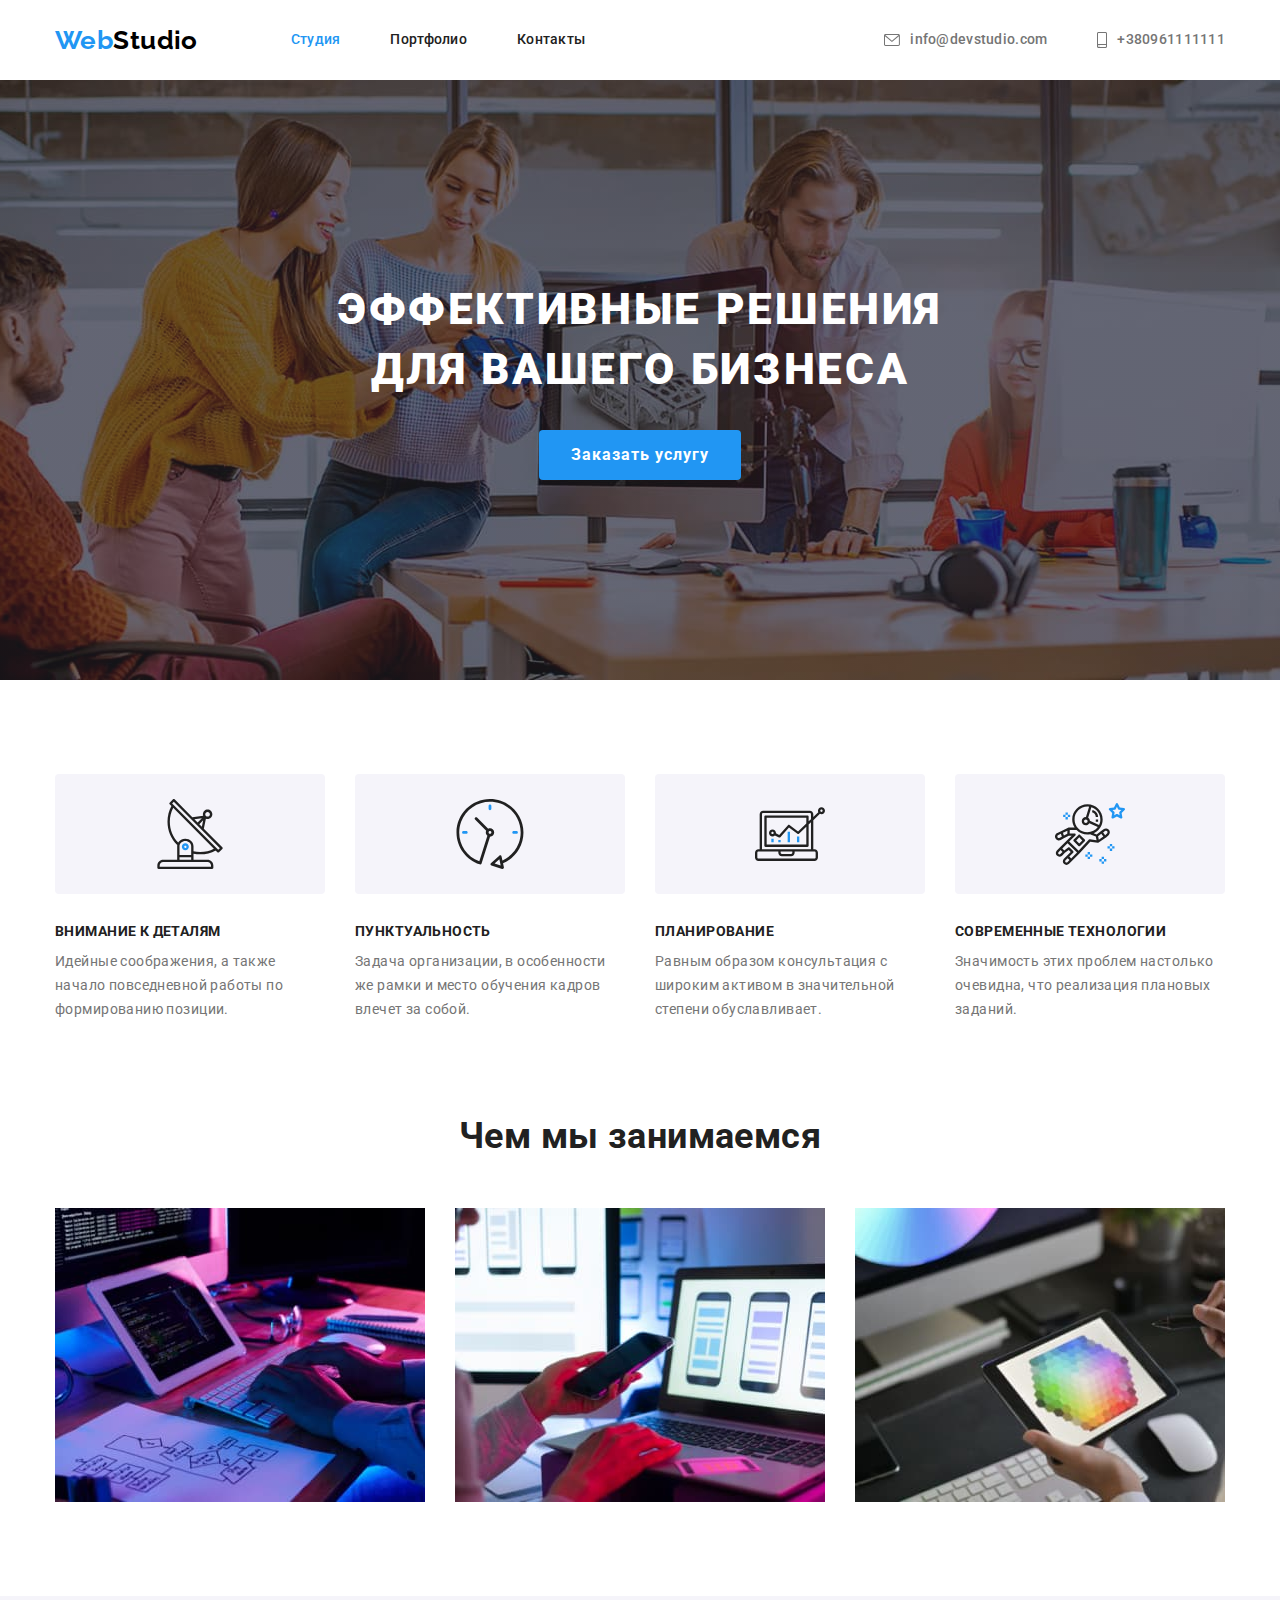
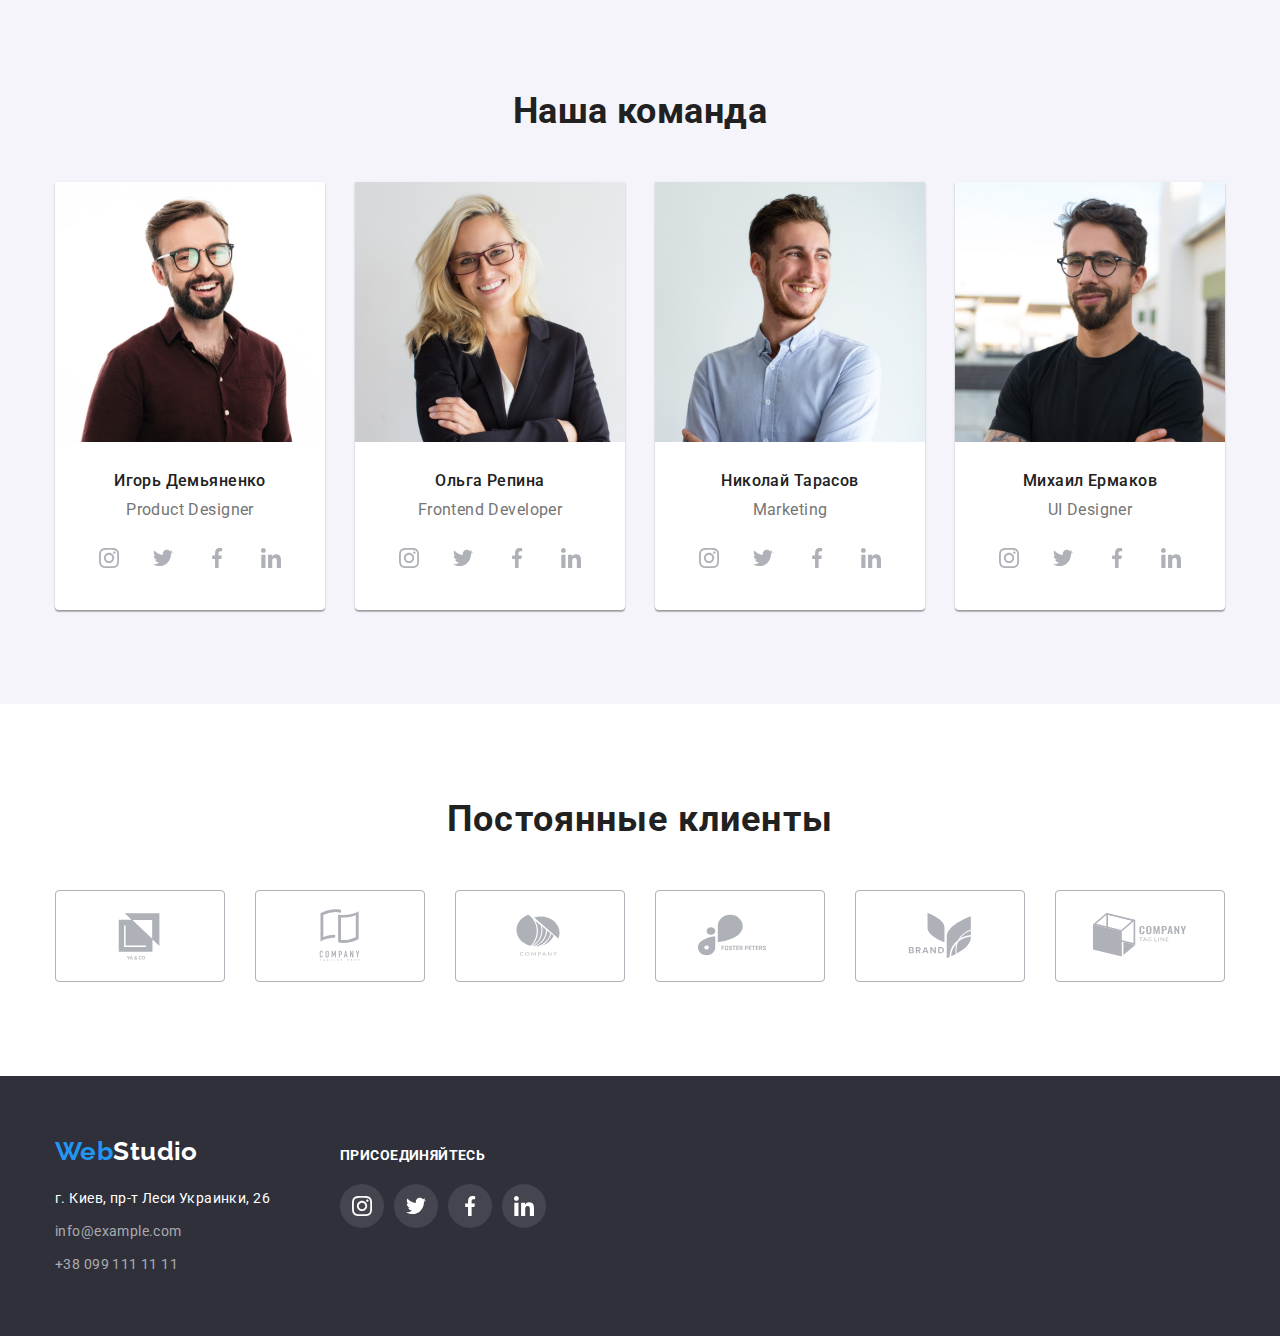
<file: index.html>
<!DOCTYPE html>
<html lang="ru">

<head>
  <meta charset="UTF-8" />
  <meta http-equiv="X-UA-Compatible" content="IE=edge" />
  <meta name="viewport" content="width=device-width, initial-scale=1.0" />
  <title>Document</title>
  <link rel="stylesheet"
    href="https://cdnjs.cloudflare.com/ajax/libs/modern-normalize/1.0.0/modern-normalize.min.css" />
  <link rel="stylesheet" href="./styles/styles.css" />
  <link rel="preconnect" href="https://fonts.googleapis.com" />
  <link rel="preconnect" href="https://fonts.gstatic.com" crossorigin />
  <link href="https://fonts.googleapis.com/css2?family=Raleway:wght@700&family=Roboto:wght@400;500;700;900&display=swap"
    rel="stylesheet" />
</head>

<body>
  <header>
    <div class="container flex">
      <nav class="main-nav">
        <a class="logo-accent logo link logo-top" href="./index.html">Web<span class="logo link logo-top">Studio</span>
        </a>
        <ul class="list site-nav">
          <li class="item"><a href="./index.html" class="nav-link link current">Студия</a></li>
          <li class="item"><a href="./portfolio.html" class="nav-link link">Портфолио</a></li>
          <li class="item"><a href="./index.html" class="nav-link link">Контакты</a></li>
        </ul>
      </nav>
      <ul class="list contacts">
        <li class="item"><a href="mailto:info@devstudio.com" class="nav-contact link"> <svg width="16" height="12"
              class="icon-header">
              <use href="./images/symbol-defs.svg#icon-envelope"></use>
            </svg>info@devstudio.com</a></li>
        <li class="item"><a href="tel:+380961111111" class="nav-contact link"> <svg width="10" height="16"
              class="icon-header">
              <use href="./images/symbol-defs.svg#icon-smartphone"></use>
            </svg>+380961111111</a></li>
      </ul>
    </div>
  </header>
  <main>
    <section class="hero">
      <div class="container">
        <h1 class="hero-title">Эффективные решения для вашего бизнеса</h1>
        <button type="button" class="hero-btn btn">Заказать услугу</button>
      </div>
    </section>
    <section class="features section">
      <div class="container">
        <h2 class="visually-hidden">Наши преимущества</h2>
        <ul class="list features-list">
          <li class="features-item">
            <div class="features-icon">
              <svg width="70" height="70">
                <use href="./images/symbol-defs.svg#icon-antenna">
                </use>
              </svg>
            </div>
            <h3 class="features-title">Внимание к деталям</h3>
            <p class="features-text">
              Идейные соображения, а также начало повседневной работы по
              формированию позиции.
            </p>
          </li>
          <li class="features-item">
            <div class="features-icon">
              <svg width="70" height="70">
                <use href="./images/symbol-defs.svg#icon-clock">
                </use>
              </svg>
            </div>
            <h3 class="features-title">Пунктуальность</h3>
            <p class="features-text">
              Задача организации, в особенности же рамки и место обучения кадров
              влечет за собой.
            </p>
          </li>
          <li class="features-item">
            <div class="features-icon">
              <svg width="70" height="70">
                <use href="./images/symbol-defs.svg#icon-diagram">
                </use>
              </svg>
            </div>
            <h3 class="features-title">Планирование</h3>
            <p class="features-text">
              Равным образом консультация с широким активом в значительной степени
              обуславливает.
            </p>
          </li>
          <li class="features-item">
            <div class="features-icon">
              <svg width="70" height="70">
                <use href="./images/symbol-defs.svg#icon-astronaut">
                </use>
              </svg>
            </div>
            <h3 class="features-title">Современные технологии</h3>
            <p class="features-text">
              Значимость этих проблем настолько очевидна, что реализация плановых
              заданий.
            </p>
          </li>
        </ul>
      </div>
    </section>
    <section class="activities">
      <div class="container">
        <h2 class="activities-title">Чем мы занимаемся</h2>
        <ul class="list activities-list">
          <li class="activities-item">
            <img src="./images/img-1.jpg" alt="Верстка и дизайн" width="370" class="activities-img" />
          </li>
          <li class="activities-item"><img src="./images/img-2.jpg" alt="Мобильная разработка" width="370"
              class="activities-img" /></li>
          <li class="activities-item"><img src="./images/img-3.jpg" alt="Цветовая палитра на планшете" width="370"
              class="activities-img" />
          </li>
        </ul>
      </div>
    </section>
    <section class="team section">
      <div class="container">
        <h2 class="team-title">Наша команда</h2>
        <ul class="list team-list">
          <li class="team-item"><img src="./images/man1.jpg" alt="Игорь Демьяненко" width="270" />
            <div class="team-desc">
              <h3 class="team-member">Игорь Демьяненко</h3>
              <p lang="en" class="team-text">Product Designer</p>
              <ul class="team-soc-list list">
                <li class="team-soc-icon">
                  <a href="" class="team-soc-link"><svg class="icon-team" width="20" height="20">
                      <use href="./images/symbol-defs.svg#icon-instagram"></use>
                    </svg></a>
                </li>
                <li class="team-soc-icon">
                  <a href="" class="team-soc-link"><svg class="icon-team" width="20" height="20">
                      <use href="./images/symbol-defs.svg#icon-twitter"></use>
                    </svg></a>
                </li>
                <li class="team-soc-icon">
                  <a href="" class="team-soc-link"><svg class="icon-team" width="20" height="20">
                      <use href="./images/symbol-defs.svg#icon-facebook"></use>
                    </svg></a>
                </li>
                <li class="team-soc-icon">
                  <a href="" class="team-soc-link"><svg class="icon-team" width="20" height="20">
                      <use href="./images/symbol-defs.svg#icon-linkedin"></use>
                    </svg></a>
              </ul>
            </div>
          </li>
          <li class="team-item"><img src="./images/woman.jpg" alt="Ольга Репина" width="270" />
            <div class="team-desc">
              <h3 class="team-member">Ольга Репина</h3>
              <p lang="en" class="team-text">Frontend Developer</p>
              <ul class="team-soc-list list">
                <li class="team-soc-icon">
                  <a href="" class="team-soc-link"><svg class="icon-team" width="20" height="20">
                      <use href="./images/symbol-defs.svg#icon-instagram"></use>
                    </svg></a>
                </li>
                <li class="team-soc-icon">
                  <a href="" class="team-soc-link"><svg class="icon-team" width="20" height="20">
                      <use href="./images/symbol-defs.svg#icon-twitter"></use>
                    </svg></a>
                </li>
                <li class="team-soc-icon">
                  <a href="" class="team-soc-link"><svg class="icon-team" width="20" height="20">
                      <use href="./images/symbol-defs.svg#icon-facebook"></use>
                    </svg></a>
                </li>
                <li class="team-soc-icon">
                  <a href="" class="team-soc-link"><svg class="icon-team" width="20" height="20">
                      <use href="./images/symbol-defs.svg#icon-linkedin"></use>
                    </svg></a>
              </ul>
            </div>
          </li>
          <li class="team-item"><img src="./images/man2.jpg" alt="Николай Тарасов" width="270" />
            <div class="team-desc">
              <h3 class="team-member">Николай Тарасов</h3>
              <p lang="en" class="team-text">Marketing</p>
              <ul class="team-soc-list list">
                <li class="team-soc-icon">
                  <a href="" class="team-soc-link"><svg class="icon-team" width="20" height="20">
                      <use href="./images/symbol-defs.svg#icon-instagram"></use>
                    </svg></a>
                </li>
                <li class="team-soc-icon">
                  <a href="" class="team-soc-link"><svg class="icon-team" width="20" height="20">
                      <use href="./images/symbol-defs.svg#icon-twitter"></use>
                    </svg></a>
                </li>
                <li class="team-soc-icon">
                  <a href="" class="team-soc-link"><svg class="icon-team" width="20" height="20">
                      <use href="./images/symbol-defs.svg#icon-facebook"></use>
                    </svg></a>
                </li>
                <li class="team-soc-icon">
                  <a href="" class="team-soc-link"><svg class="icon-team" width="20" height="20">
                      <use href="./images/symbol-defs.svg#icon-linkedin"></use>
                    </svg></a>
              </ul>
            </div>
          </li>
          <li class="team-item"><img src="./images/man3.jpg" alt="Михаил Ермаков" width="270" />
            <div class="team-desc">
              <h3 class="team-member">Михаил Ермаков</h3>
              <p lang="en" class="team-text">UI Designer</p>
              <ul class="team-soc-list list">
                <li class="team-soc-icon">
                  <a href="" class="team-soc-link"><svg class="icon-team" width="20" height="20">
                      <use href="./images/symbol-defs.svg#icon-instagram"></use>
                    </svg></a>
                </li>
                <li class="team-soc-icon">
                  <a href="" class="team-soc-link"><svg class="icon-team" width="20" height="20">
                      <use href="./images/symbol-defs.svg#icon-twitter"></use>
                    </svg></a>
                </li>
                <li class="team-soc-icon">
                  <a href="" class="team-soc-link"><svg class="icon-team" width="20" height="20">
                      <use href="./images/symbol-defs.svg#icon-facebook"></use>
                    </svg></a>
                </li>
                <li class="team-soc-icon">
                  <a href="" class="team-soc-link"><svg class="icon-team" width="20" height="20">
                      <use href="./images/symbol-defs.svg#icon-linkedin"></use>
                    </svg></a>
              </ul>
            </div>
      </div>
      </li>
      </ul>
      </div>
    </section>
    <section class="section-clients">
      <div class="container clients">
        <h2 class="clients-title">Постоянные клиенты</h2>
        <ul class="clients-list list">
          <li class="clients-item"><a href="" class="clients-link-icon"><svg class="icon-clients" width="106px"
                height="60px">
                <use href="./images/symbol-defs.svg#icon-logo-1"></use>
              </svg></a></li>
          <li class="clients-item"><a href="" class="clients-link-icon"><svg class="icon-clients" width="106px"
                height="60px">
                <use href="./images/symbol-defs.svg#icon-logo-2"></use>
              </svg></a></li>
          <li class="clients-item"><a href="" class="clients-link-icon"><svg class="icon-clients" width="106px"
                height="60px">
                <use href="./images/symbol-defs.svg#icon-logo-3"></use>
              </svg></a></li>
          <li class="clients-item"><a href="" class="clients-link-icon"><svg class="icon-clients" width="106px"
                height="60px">
                <use href="./images/symbol-defs.svg#icon-logo-4"></use>
              </svg></a></li>
          <li class="clients-item"><a href="" class="clients-link-icon"><svg class="icon-clients" width="106px"
                height="60px">
                <use href="./images/symbol-defs.svg#icon-logo-5"></use>
              </svg></a></li>
          <li class="clients-item"><a href="" class="clients-link-icon"><svg class="icon-clients" width="106px"
                height="60px">
                <use href="./images/symbol-defs.svg#icon-logo-6"></use>
              </svg></a></li>
      </div>


      </ul>
    </section>
  </main>
  <footer class="footer">
    <div class="container">
      <div class="address-section">
        <a href="./index.html" lang="en" class="logo-footer link">Web<span class="footer-logo">Studio</span></a>
        <address>
          <ul class="list">
            <li class="list-item">
              <a href="https://goo.gl/maps/A3jN7ZT46rbYVK1a7" target="_blank" rel="noopener nofollow noreferrer"
                class="maps link">г. Киев, пр-т Леси Украинки, 26</a>
            </li>
            <li class="list-item">
              <a href="mailto:info@example.com" class="link-footer link">info@example.com</a>
            </li>
            <li class="list-item">
              <a href="tel:+380991111111" class="link-footer link">+38 099 111 11 11</a>
            </li>
          </ul>
        </address>
      </div>
      <div class="join-section">
        <p class="join-text">присоединяйтесь</p>
        <ul class="footer-soc-list list">
          <li class="footer-soc-icon">
            <a href="" class="footer-soc-link">
              <svg class="icon-footer" width="20" height="20">
                <use href="./images/symbol-defs.svg#icon-instagram"></use>
              </svg>
            </a>
          </li>
          <li class="footer-soc-icon">
            <a href="" class="footer-soc-link">
              <svg class="icon-footer" width="20" height="20">
                <use href="./images/symbol-defs.svg#icon-twitter"></use>
              </svg>
            </a>
          </li>
          <li class="footer-soc-icon">
            <a href="" class="footer-soc-link">
              <svg class="icon-footer" width="20" height="20">
                <use href="./images/symbol-defs.svg#icon-facebook"></use>
              </svg>
            </a>
          </li>
          <li class="footer-soc-icon">
            <a href="" class="footer-soc-link">
              <svg class="icon-footer" width="20" height="20">
                <use href="./images/symbol-defs.svg#icon-linkedin"></use>
              </svg>
            </a>
          </li>
        </ul>
      </div>
    </div>
  </footer>
</body>

</html>
</file>
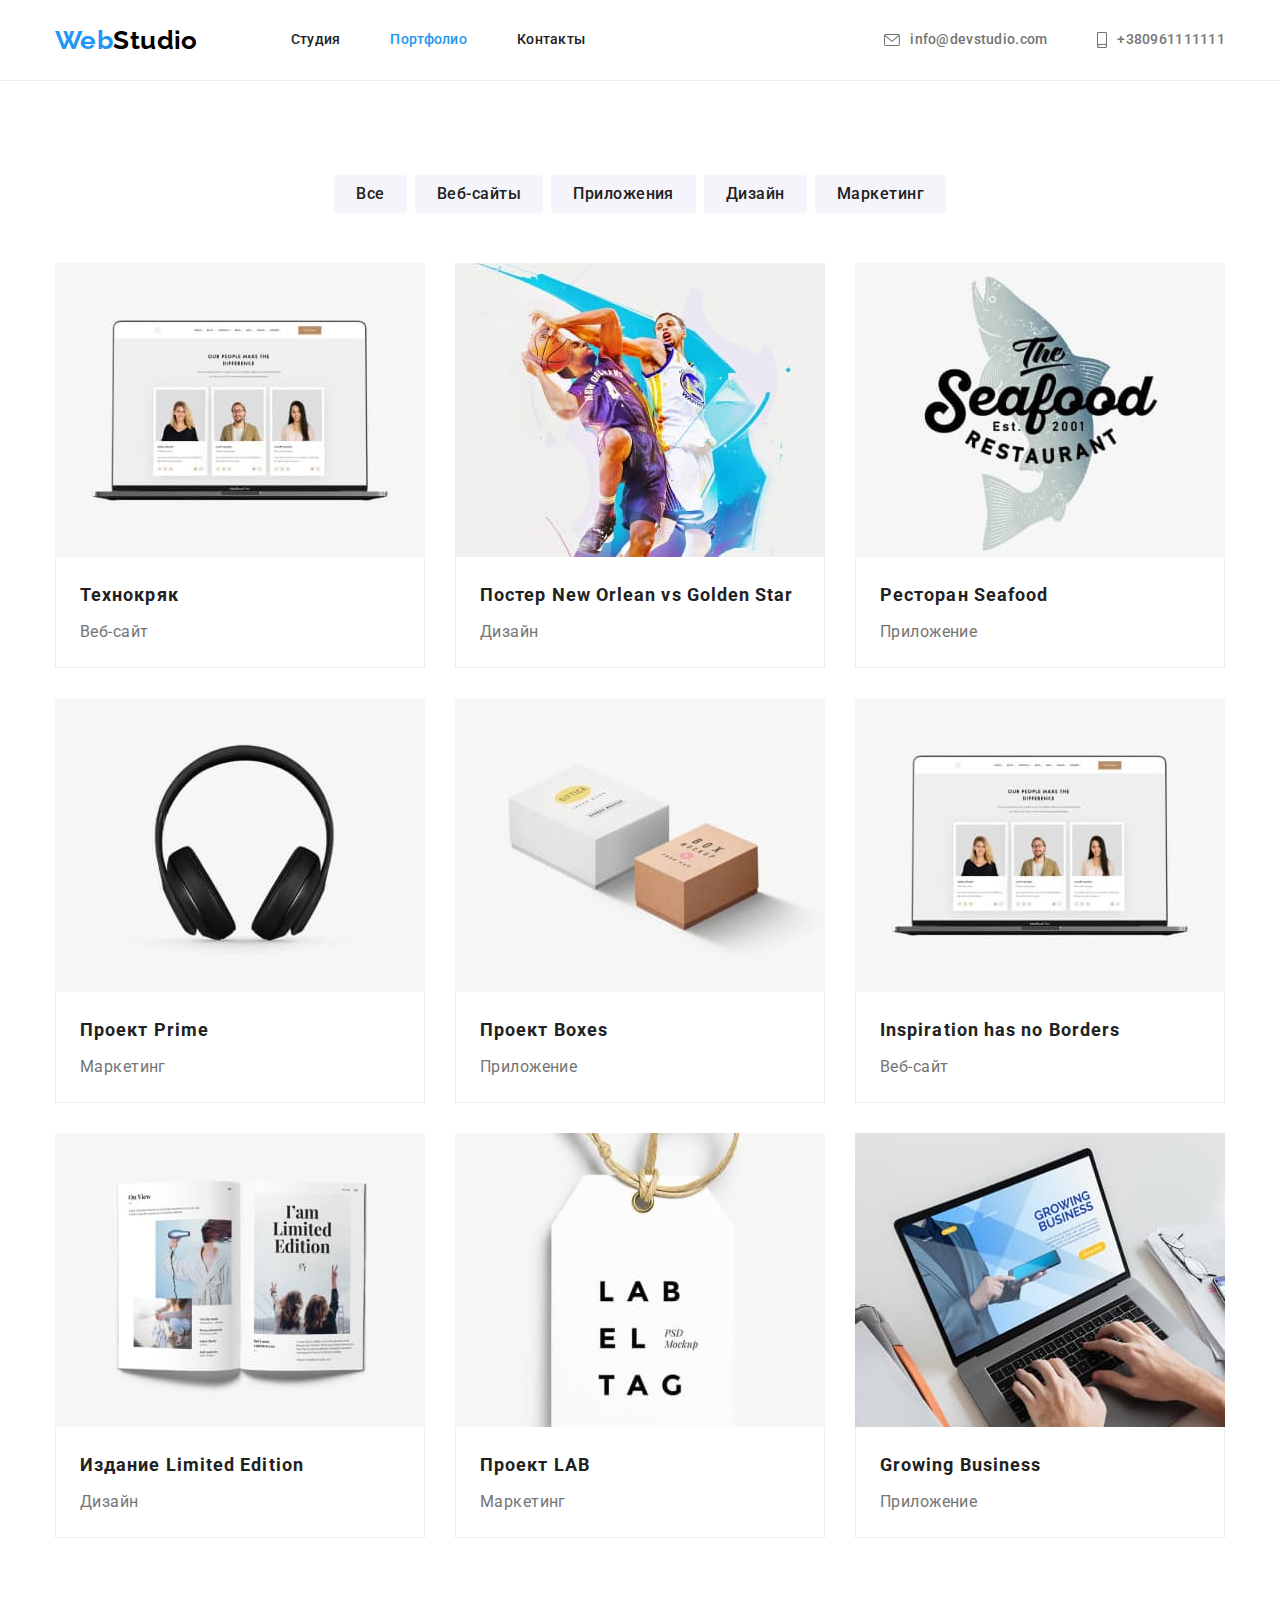
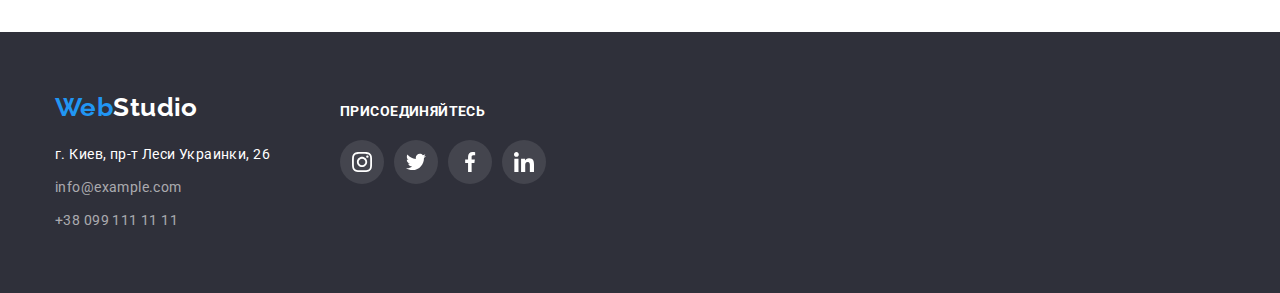
<file: portfolio.html>
<!DOCTYPE html>
<html lang="ru">

<head>
    <meta charset="UTF-8" />
    <meta http-equiv="X-UA-Compatible" content="IE=edge" />
    <meta name="viewport" content="width=device-width, initial-scale=1.0" />
    <title>Document</title>
    <link rel="stylesheet"
        href="https://cdnjs.cloudflare.com/ajax/libs/modern-normalize/1.0.0/modern-normalize.min.css" />
    <link rel="stylesheet" href="./styles/styles.css" />
    <link rel="preconnect" href="https://fonts.googleapis.com" />
    <link rel="preconnect" href="https://fonts.gstatic.com" crossorigin />
    <link
        href="https://fonts.googleapis.com/css2?family=Raleway:wght@700&family=Roboto:wght@400;500;700;900&display=swap"
        rel="stylesheet" />
</head>

<body>
    <header class="header">
        <div class="container flex">
            <nav class="main-nav">
                <a class="logo-accent logo link logo-top" href="./index.html">Web<span
                        class="logo link logo-top">Studio</span>
                </a>
                <ul class="list site-nav">
                    <li class="item"><a href="./index.html" class="nav-link link">Студия</a></li>
                    <li class="item"><a href="./portfolio.html" class="nav-link link current">Портфолио</a></li>
                    <li class="item"><a href="./index.html" class="nav-link link">Контакты</a></li>
                </ul>
            </nav>
            <ul class="list contacts">
                <li class="item"><a href="mailto:info@devstudio.com" class="nav-contact link"><svg width="16"
                            height="12" class="icon-header">
                            <use href="./images/symbol-defs.svg#icon-envelope"></use>
                        </svg>info@devstudio.com</a>
                </li>
                <li class="item"><a href="tel:+380961111111" class="nav-contact link"><svg width="10" height="16"
                            class="icon-header">
                            <use href="./images/symbol-defs.svg#icon-smartphone"></use>
                        </svg>+380961111111</a></li>
            </ul>
        </div>
    </header>
    <main>
        <section class="section">
            <div class="container">
                <h1 class="visually-hidden">Наши проекты</h1>
                <ul class="list btn-list">
                    <li class="btn-item"><button type="button" class="filter-btn btn">Все</button>
                    </li>
                    <li class="btn-item"><button type="button" class="filter-btn btn">Веб-сайты</button>
                    </li>
                    <li class="btn-item"><button type="button" class="filter-btn btn">Приложения</button>
                    </li>
                    <li class="btn-item"><button type="button" class="filter-btn btn">Дизайн</button>
                    </li>
                    <li class="btn-item"><button type="button" class="filter-btn btn">Маркетинг</button>
                    </li>
                </ul>
                <ul class="list card-list">
                    <li class="card-item"> <a href="" class="link"><img src="./images/web-site.jpg" alt="Страница сайта"
                                width="370" class="card">
                            <div class="card-desc">
                                <h2 class="card-title">Технокряк</h2>
                                <p class="card-text">Веб-сайт</p>
                            </div>
                        </a>
                    </li>
                    <li class="card-item"> <a href="" class="link"><img src="./images/poster-with-basketbollers.jpg"
                                alt="Постер с баскетболистами" width="370" class="card">
                            <div class="card-desc">
                                <h2 class="card-title">Постер <span lang="en">New Orlean vs Golden Star</span>
                                </h2>
                                <p class="card-text">Дизайн</p>
                            </div>
                        </a>
                    </li>
                    <li class="card-item"> <a href="" class="link"><img src="./images/emblem-of-restaurant.jpg"
                                alt="Эмблема ресторана морской еды" width="370" class="card">
                            <div class="card-desc">
                                <h2 class="card-title">Ресторан <span lang="en">Seafood</span>
                                </h2>
                                <p class="card-text">Приложение</p>
                            </div>
                        </a>
                    </li>
                    <li class="card-item"> <a href="" class="link"><img src="./images/headphones.jpg" alt="Наушники"
                                width="370" class="card">
                            <div class="card-desc">
                                <h2 class="card-title">Проект <span lang="en">Prime</span>
                                </h2>
                                <p class="card-text">Маркетинг</p>
                            </div>
                        </a>
                    </li>
                    <li class="card-item"> <a href="" class="link"><img src="./images/boxes.jpg" alt="Две коробки"
                                width="370" class="card">
                            <div class="card-desc">
                                <h2 class="card-title">Проект <span lang="en">Boxes</span>
                                </h2>
                                <p class="card-text">Приложение</p>
                            </div>
                        </a>
                    </li>
                    <li class="card-item"> <a href="" class="link"><img src="./images/web-site.jpg"
                                alt="Монитор с картой мира" width="370" class="card">
                            <div class="card-desc">
                                <h2 class="card-title" lang="en">Inspiration has no Borders</h2>
                                <p class="card-text">Веб-сайт</p>
                            </div>
                        </a>
                    </li>
                    <li class="card-item"> <a href="" class="link"><img src=" ./images/limited-edition.jpg"
                                alt="Развернутый журнал" width="370" class="card">
                            <div class="card-desc">
                                <h2 class="card-title">Издание <span lang="en">Limited Edition</span>
                                </h2>
                                <p class="card-text">Дизайн</p>
                            </div>
                        </a>
                    </li>
                    <li class="card-item"> <a href="" class="link"><img src="./images/project-lab.jpg"
                                alt="Бирка с надписью" width="370" class="card">
                            <div class="card-desc">
                                <h2 class="card-title">Проект <span lang="en">LAB</span>
                                </h2>
                                <p class="card-text">Маркетинг</p>
                            </div>
                        </a>
                    </li>
                    <li class="card-item"><a href="" class="link"><img src="./images/business.jpg"
                                alt="Главная страница приложения в ноутбуке" width="370" class="card">
                            <div class="card-desc">
                                <h2 lang="en" class="card-title">Growing Business</h2>
                                <p class="card-text">Приложение</p>
                            </div>
                        </a>
                    </li>
                </ul>
            </div>
        </section>
    </main>
    <footer class="footer">
        <div class="container">
            <div class="address-section">
                <a href="./index.html" lang="en" class="logo-footer link">Web<span class="footer-logo">Studio</span></a>
                <address>
                    <ul class="list">
                        <li class="list-item">
                            <a href="https://goo.gl/maps/A3jN7ZT46rbYVK1a7" target="_blank"
                                rel="noopener nofollow noreferrer" class="maps link">г. Киев, пр-т Леси Украинки, 26</a>
                        </li>
                        <li class="list-item">
                            <a href="mailto:info@example.com" class="link-footer link">info@example.com</a>
                        </li>
                        <li class="list-item">
                            <a href="tel:+380991111111" class="link-footer link">+38 099 111 11 11</a>
                        </li>
                    </ul>
                </address>
            </div>
            <div class="join-section">
                <p class="join-text">присоединяйтесь</p>
                <ul class="footer-soc-list list">
                    <li class="footer-soc-icon">
                        <a href="" class="footer-soc-link">
                            <svg class="icon-footer" width="20" height="20">
                                <use href="./images/symbol-defs.svg#icon-instagram"></use>
                            </svg>
                        </a>
                    </li>
                    <li class="footer-soc-icon">
                        <a href="" class="footer-soc-link">
                            <svg class="icon-footer" width="20" height="20">
                                <use href="./images/symbol-defs.svg#icon-twitter"></use>
                            </svg>
                        </a>
                    </li>
                    <li class="footer-soc-icon">
                        <a href="" class="footer-soc-link">
                            <svg class="icon-footer" width="20" height="20">
                                <use href="./images/symbol-defs.svg#icon-facebook"></use>
                            </svg>
                        </a>
                    </li>
                    <li class="footer-soc-icon">
                        <a href="" class="footer-soc-link">
                            <svg class="icon-footer" width="20" height="20">
                                <use href="./images/symbol-defs.svg#icon-linkedin"></use>
                            </svg>
                        </a>
                    </li>
                </ul>
            </div>
        </div>
    </footer>
</body>

</html>
</file>
<file: styles/styles.css>
:root {
  --title-text-color: #212121;
  --btn-text-color: #212121;
  --action-text-color: #2196f3;
  --main-text-color: #757575;
  --accent-color: #2196f3;
  --background: #2f303a;
  --background-btn-color: #f5f4fa;
  --hero-text-color: #ffffff;
  --icon-color: #afb1b8;
}
body {
  font-family: 'Roboto', sans-serif;
  color: var(--main-text-color);
  background-color: #ffffff;
  font-size: 14px;
  letter-spacing: 0.03em;
}
p,
h1,
h2,
h3,
h4,
h5,
h6 {
  margin: 0;
}
img {
  display: block;
  max-width: 100%;
  height: auto;
}
address {
  font-style: normal;
}
.section {
  padding-top: 94px;
  padding-bottom: 94px;
}
.container {
  width: 1200px;
  margin: 0 auto;
  padding: 0 15px;
}
.link {
  text-decoration: none;
}
.list {
  padding: 0;
  margin: 0;
  list-style: none;
}
.btn {
  cursor: pointer;
  display: inline-block;
  text-align: center;
  border-radius: 4px;
  border: none;
}
/* --------HEADER-------- */
.container.flex {
  display: flex;
}
.logo {
  display: inline-block;

  font-family: 'Raleway', sans-serif;
  font-weight: 700;
  font-size: 26px;
  line-height: 1.19;
  color: #000000;
}
.logo-accent {
  color: var(--accent-color);
}
.header {
  border-bottom: 1px solid #ececec;
}
.main-nav {
  display: flex;
  align-items: center;
}
.site-nav {
  display: flex;
  margin-left: 93px;
}
.site-nav .item:not(:last-child) {
  margin-right: 50px;
}
.nav-link,
.nav-contact {
  display: flex;
  padding-top: 32px;
  padding-bottom: 32px;
  align-items: center;

  color: #212121;

  font-weight: 500;
  font-size: 14px;
  line-height: 1.14;
  letter-spacing: 0.02em;
}
.nav-contact {
  color: var(--main-text-color);
}
.icon-header {
  margin-right: 10px;
  fill: currentColor;
}
.icon-header:hover {
  color: var(--accent-color);
}
.nav-link:hover,
.nav-link:focus,
.nav-contact:hover,
.nav-contact:focus {
  color: var(--action-text-color);
}
.current {
  color: var(--action-text-color);
}
.contacts {
  display: flex;
  margin-left: auto;
}
.contacts .item:not(:last-child) {
  margin-right: 50px;
}

/* --------BODY-HERO-------- */
.hero {
  padding-top: 200px;
  padding-bottom: 200px;

  background-color: var(--background);
  background-image: linear-gradient(to right, rgba(47, 48, 58, 0.4), rgba(47, 48, 58, 0.4)),
    url(../images/hero-background.jpg);
  background-repeat: no-repeat;
  background-position: center;
  background-size: cover;
  text-align: center;
  max-width: 1600px;
  height: 600px;
  margin: 0 auto;
}
.hero-title {
  margin: 0 auto 30px auto;
  width: 696px;

  color: var(--hero-text-color);

  font-weight: 900;
  font-size: 44px;
  line-height: 1.36;
  letter-spacing: 0.06em;
  text-transform: uppercase;
}
.hero-btn {
  min-width: 200px;
  padding: 10px 32px;

  color: var(--hero-text-color);
  background-color: var(--accent-color);

  font-family: inherit;
  font-weight: 700;
  font-size: 16px;
  line-height: 1.88;
  letter-spacing: 0.06em;
}
.hero-btn:hover,
.hero-btn:focus {
  background-color: #188ce8;
}
/* --------BODY-FEATURES-------- */
.visually-hidden {
  position: absolute;
  width: 1px;
  height: 1px;
  margin: -1px;
  border: 0;
  padding: 0;

  white-space: nowrap;
  clip-path: inset(100%);
  clip: rect(0 0 0 0);
  overflow: hidden;
}
.features-icon {
  display: flex;
  justify-content: center;
  align-items: center;
  margin-bottom: 30px;
  background-color: var(--background-btn-color);
  width: 270px;
  height: 120px;
  border-radius: 4px;
}

.features-title {
  margin-bottom: 10px;

  color: var(--title-text-color);

  font-size: 14px;
  line-height: 1.14;
  text-transform: uppercase;
}
.features-text {
  font-size: 14px;
  line-height: 1.71;
  color: var(--main-text-color);
}
.features-list {
  display: flex;
}
.features-item {
  width: 270px;
}
.features-item:not(:last-child) {
  margin-right: 30px;
}
/* --------BODY-ACTIVITIES-------- */
.activities {
  padding-bottom: 94px;
}
.activities-title {
  margin-bottom: 50px;

  color: var(--title-text-color);

  font-size: 36px;
  line-height: 1.16;
  text-align: center;
}
.activities-list {
  display: flex;
}
.activities-item:not(:last-child) {
  margin-right: 30px;
}
/* --------BODY-TEAM-------- */
.team {
  background-color: #f5f4fa;
}
.team-title {
  margin-bottom: 50px;

  color: var(--title-text-color);

  font-size: 36px;
  line-height: 1.18;
  text-align: center;
}
.team-member {
  margin-bottom: 10px;

  color: var(--title-text-color);

  font-weight: 500;
  font-size: 16px;
  line-height: 1.18;
}
.team-text {
  color: var(--main-text-color);

  font-size: 16px;
  line-height: 1.18;
  margin-bottom: 16px;
}
.team-desc {
  padding-top: 30px;
  padding-bottom: 30px;

  width: 270px;
  text-align: center;
}
.team-list {
  display: flex;
}
.team-item:not(:last-child) {
  margin-right: 30px;
}
.team-item {
  background-color: var(--hero-text-color);
  box-shadow: 0px 1px 3px rgba(0, 0, 0, 0.12), 0px 1px 1px rgba(0, 0, 0, 0.14),
    0px 2px 1px rgba(0, 0, 0, 0.2);

  border-radius: 0px 0px 4px 4px;
}
.team-soc-list {
  display: flex;
  justify-content: center;
}
.team-soc-icon:not(:last-child) {
  margin-right: 10px;
}
.team-soc-link {
  display: flex;
  align-items: center;
  justify-content: center;

  color: var(--icon-color);

  width: 44px;
  height: 44px;
  border-radius: 50%;
}
.icon-team {
  fill: currentColor;
}
.team-soc-link:hover,
.team-soc-link:focus {
  color: var(--background-btn-color);
  background-color: var(--accent-color);
}
/* --------CLIENTS-------- */
.section-clients {
  padding-top: 94px;
  padding-bottom: 94px;
}
.clients-title {
  margin-bottom: 50px;

  color: var(--title-text-color);

  font-size: 36px;
  line-height: 42px;
  text-align: center;
  letter-spacing: 0.03em;
}
.clients-list {
  display: flex;
  justify-content: center;
}
.clients-item:not(:last-child) {
  margin-right: 30px;
}
.icon-clients {
  fill: currentColor;
}
.clients-link-icon {
  display: flex;
  align-items: center;
  justify-content: center;
  color: #afb1b8;
  width: 170px;
  height: 92px;
  border: 1px solid #afb1b8;
  border-radius: 4px;
}

.clients-link-icon:hover,
.clients-link-icon:focus {
  border-color: var(--accent-color);
  color: var(--accent-color);
}
/* --------FOOTER-------- */
.footer {
  padding-top: 60px;
  padding-bottom: 60px;

  background-color: var(--background);
}
.footer > .container {
  display: flex;
  align-items: baseline;
}
.logo-footer {
  display: inline-block;
  margin-bottom: 20px;

  color: var(--accent-color);

  font-family: 'Raleway';
  font-weight: 700;
  font-size: 26px;
  line-height: 1.19;
}
.footer-logo {
  color: var(--hero-text-color);
}

.maps {
  color: var(--hero-text-color);

  line-height: 1.71;
  font-style: normal;
}
.maps:hover,
.maps:focus {
  color: var(--accent-color);
}
.link-footer {
  color: rgba(255, 255, 255, 0.6);

  line-height: 1.71;
  font-style: normal;
}
.link-footer:hover,
.link-footer:focus {
  color: var(--accent-color);
}
.list-item:not(:last-child) {
  margin-bottom: 9px;
}
/* --------FOOTER-JOIN-------- */
.join-section {
  margin-left: 70px;
}
.join-text {
  margin-bottom: 20px;

  color: var(--hero-text-color);

  font-weight: 700;
  font-size: 14px;
  line-height: 1.14;
  letter-spacing: 0.03em;
  text-transform: uppercase;
}
.footer-soc-list {
  display: flex;
  justify-content: center;
}
.footer-soc-icon:not(:last-child) {
  margin-right: 10px;
}
.footer-soc-link {
  display: flex;
  align-items: center;
  justify-content: center;

  color: var(--hero-text-color);
  background-color: rgba(255, 255, 255, 0.1);

  width: 44px;
  height: 44px;
  border-radius: 50%;
}
.icon-footer {
  fill: currentColor;
}
.footer-soc-link:hover,
.footer-soc-link:focus {
  background-color: var(--accent-color);
}
/* --------PRODUCTS-------- */
.filter-btn {
  padding: 6px 22px;

  color: var(--btn-text-color);
  background-color: var(--background-btn-color);

  font-family: inherit;
  font-weight: 500;
  font-size: 16px;
  line-height: 1.62;
  letter-spacing: 0.03em;
  min-width: 73px;
}
.filter-btn:hover,
.filter-btn:focus {
  color: var(--hero-text-color);
  background-color: var(--accent-color);
  box-shadow: 0px 3px 1px rgba(0, 0, 0, 0.1), 0px 1px 2px rgba(0, 0, 0, 0.08),
    0px 2px 2px rgba(0, 0, 0, 0.12);
}
.btn-list {
  display: flex;
  justify-content: center;
  margin-bottom: 50px;
}
.btn-item:not(:last-child) {
  margin-right: 8px;
}
.card-list {
  display: flex;
  flex-wrap: wrap;
}
.card-item {
  margin-right: 30px;
  margin-bottom: 30px;

  width: 370px;
}
.card-item:nth-child(3n) {
  margin-right: 0;
}
.card-item:nth-last-child(-n + 3) {
  margin-bottom: 0;
}
.card-item:hover,
.card-item:focus {
  box-shadow: 0px 1px 1px rgba(0, 0, 0, 0.12), 0px 4px 4px rgba(0, 0, 0, 0.06),
    1px 4px 6px rgba(0, 0, 0, 0.16);
}
.card-desc {
  padding: 20px 24px 20px 24px;
  border: 1px solid #eeeeee;
  border-top: none;
}
.card-title {
  margin-bottom: 4px;

  color: var(--title-text-color);

  font-size: 18px;
  line-height: 2;
  letter-spacing: 0.06em;
}
.card-text {
  color: var(--main-text-color);

  font-size: 16px;
  line-height: 1.88;
}
</file>
